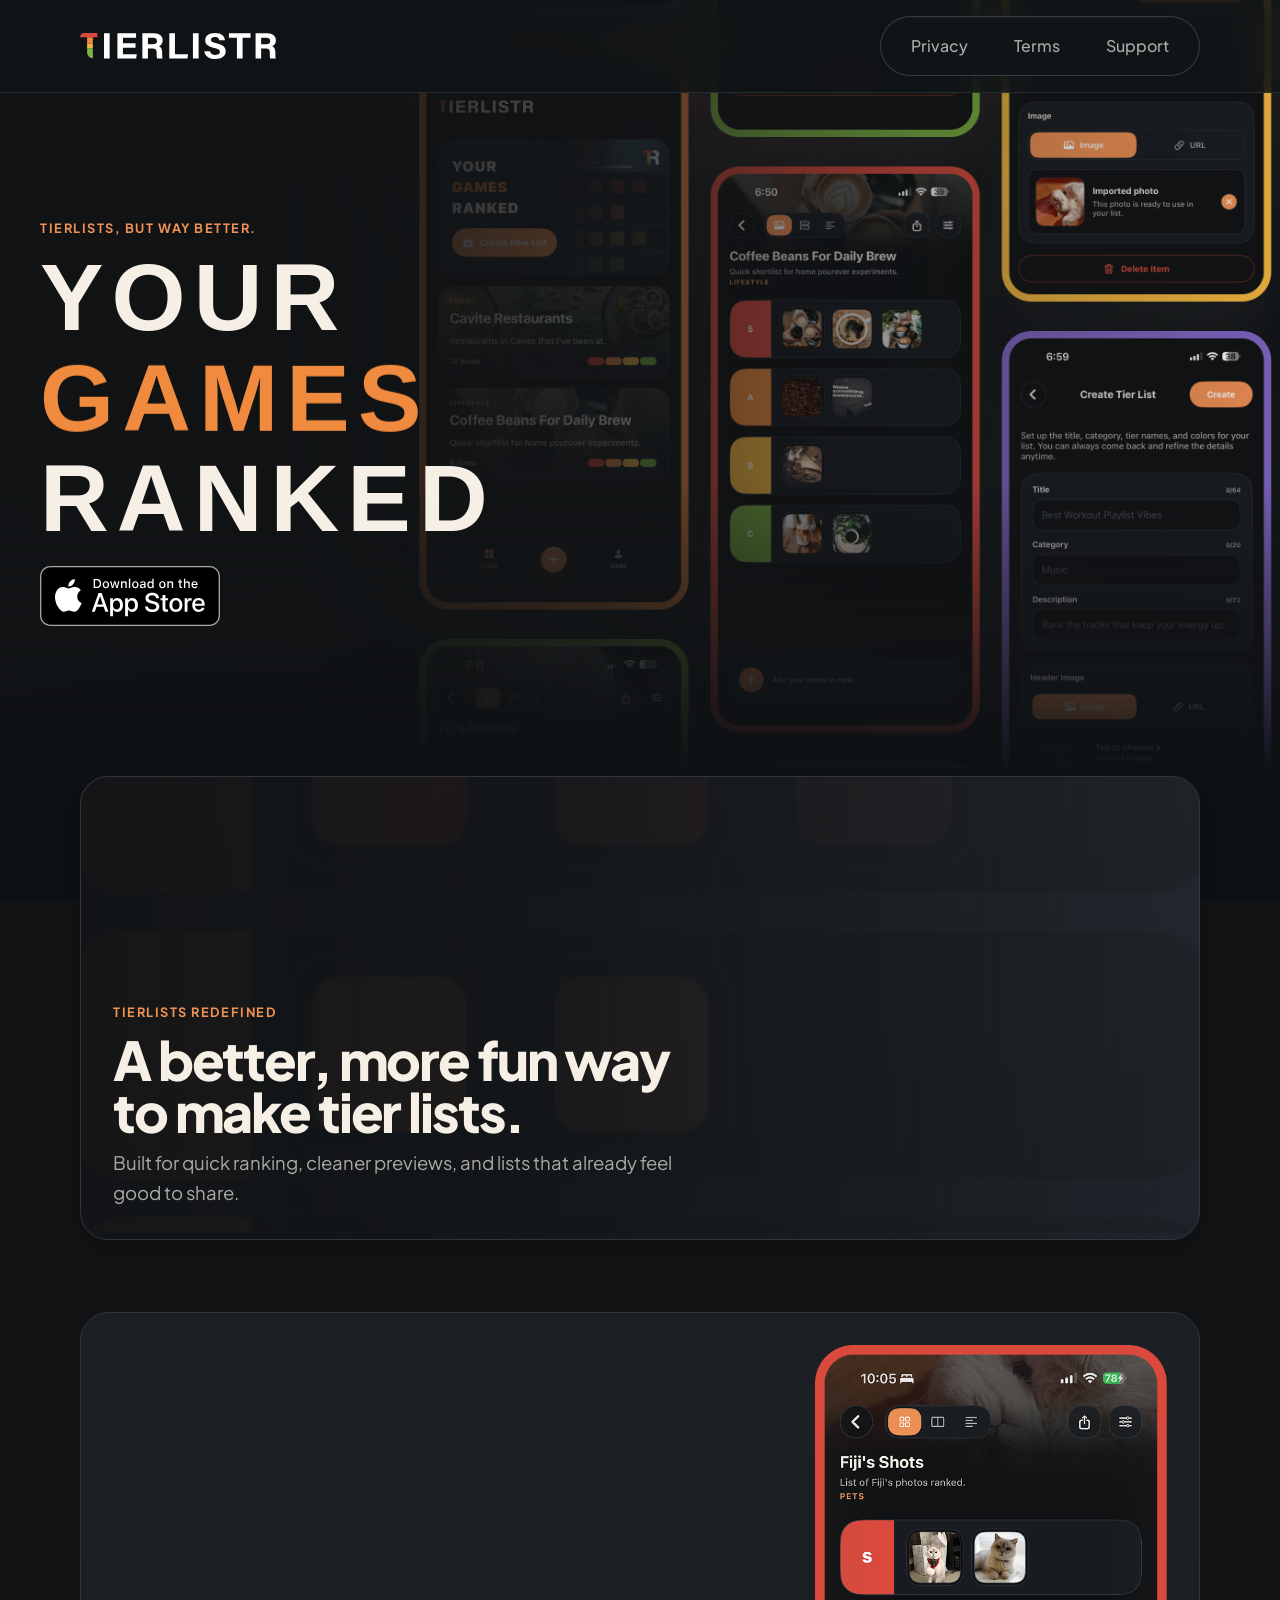
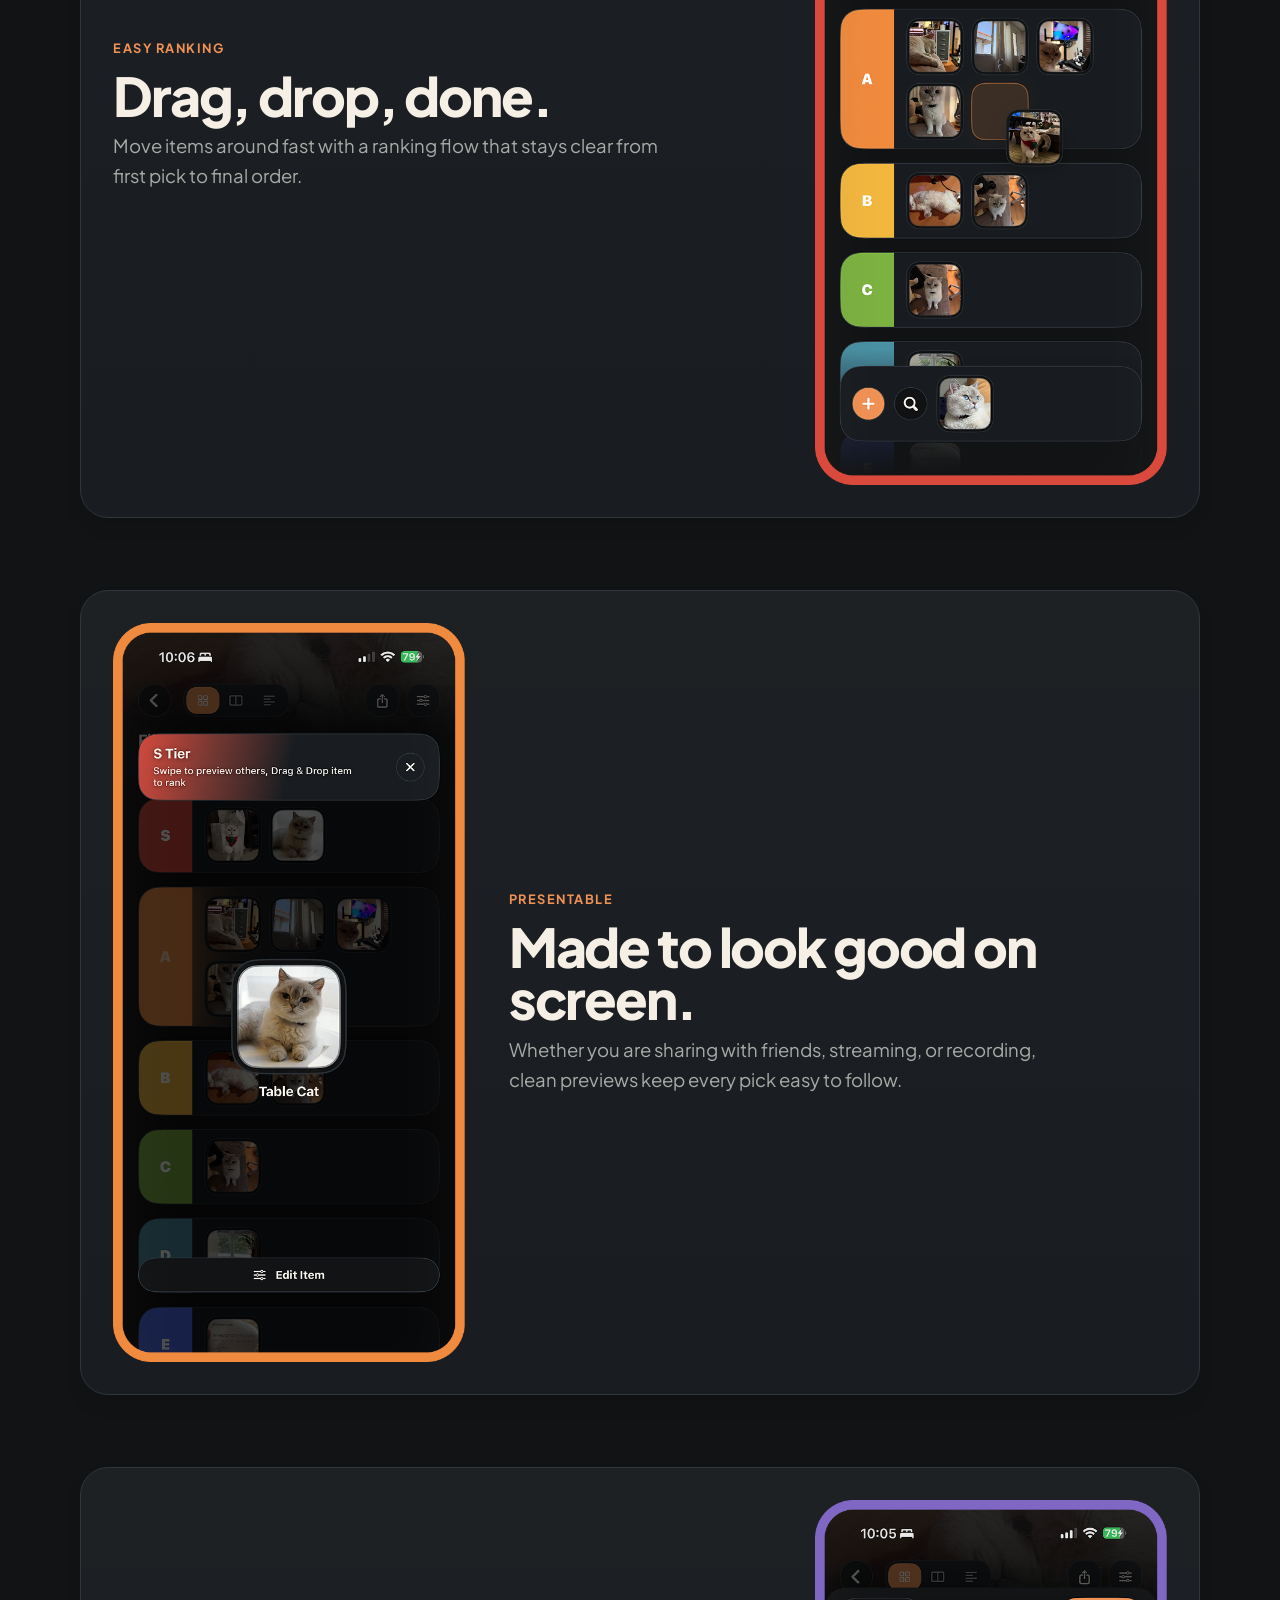
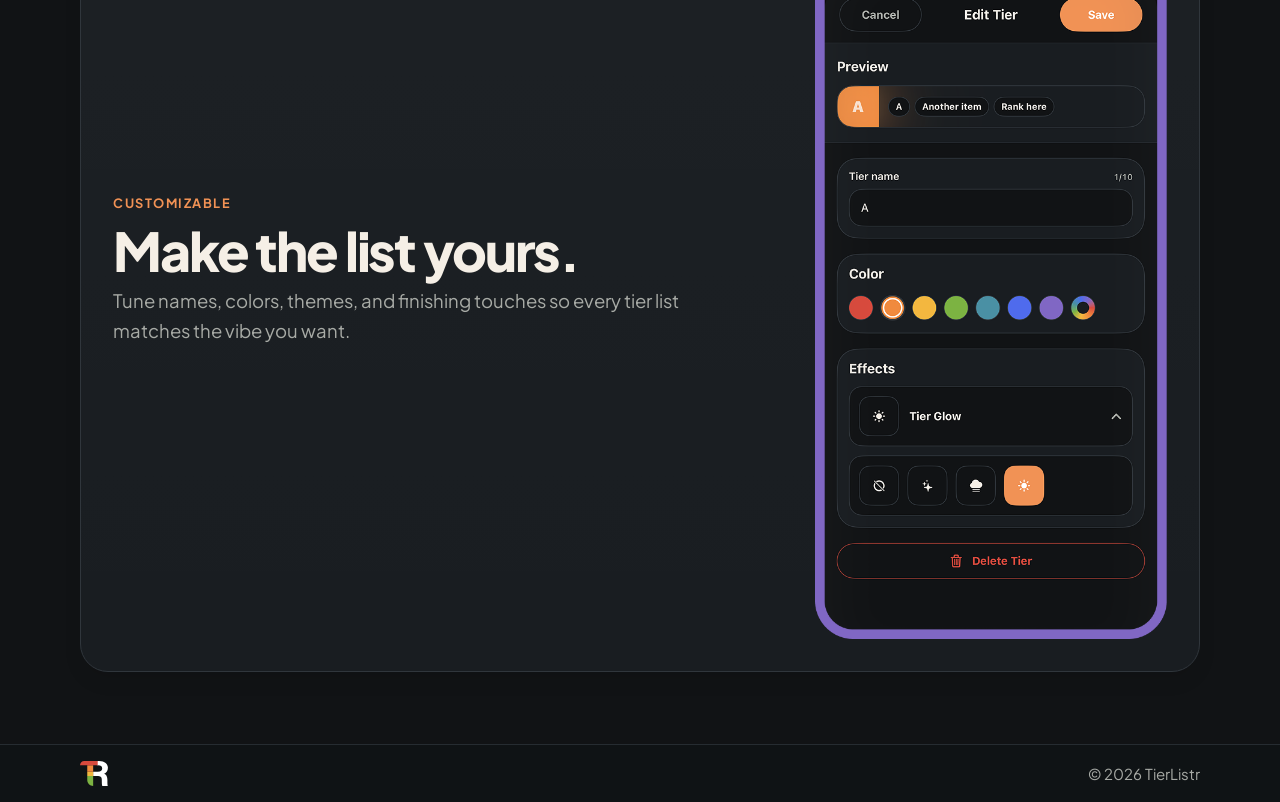
<file: index.html>
<!DOCTYPE html>
<html lang="en">
  <head>
    <meta charset="utf-8">
    <meta name="viewport" content="width=device-width, initial-scale=1">
    <title>TierListr - Tier List Maker App for iOS</title>
    <meta
      name="description"
      content="TierListr is an iOS tier list maker app for creating, ranking, customizing, and sharing tier lists for games, food, movies, books, hobbies, and more."
    >
    <link rel="canonical" href="https://tierlistr.github.io/">
    <meta name="robots" content="index, follow">
    <meta name="theme-color" content="#111315">
    <meta property="og:type" content="website">
    <meta property="og:site_name" content="TierListr">
    <meta property="og:title" content="TierListr - Tier List Maker App for iOS">
    <meta
      property="og:description"
      content="TierListr is an iOS tier list maker app for creating, ranking, customizing, and sharing tier lists for games, food, movies, books, hobbies, and more."
    >
    <meta property="og:url" content="https://tierlistr.github.io/">
    <meta property="og:image" content="https://tierlistr.github.io/assets/images/app/img_og_thumbnail.png">
    <meta property="og:image:secure_url" content="https://tierlistr.github.io/assets/images/app/img_og_thumbnail.png">
    <meta property="og:image:type" content="image/png">
    <meta property="og:image:width" content="1200">
    <meta property="og:image:height" content="630">
    <meta
      property="og:image:alt"
      content="TierListr tier list maker app preview"
    >
    <script type="application/ld+json">
      {
        "@context": "https://schema.org",
        "@type": "WebSite",
        "name": "TierListr",
        "alternateName": [
          "TierListr App",
          "TierListr iOS",
          "TierListr Tier List Maker"
        ],
        "url": "https://tierlistr.github.io/"
      }
    </script>
    <script type="application/ld+json">
      {
        "@context": "https://schema.org",
        "@type": "SoftwareApplication",
        "name": "TierListr",
        "applicationCategory": "LifestyleApplication",
        "operatingSystem": "iOS",
        "url": "https://tierlistr.github.io/",
        "downloadUrl": "https://apps.apple.com/us/app/tierlistr/id6762039579",
        "description": "TierListr is an iOS tier list maker app for creating, ranking, customizing, and sharing tier lists.",
        "offers": {
          "@type": "Offer",
          "price": "0",
          "priceCurrency": "USD"
        }
      }
    </script>
    <script type="application/ld+json">
      {
        "@context": "https://schema.org",
        "@type": "FAQPage",
        "mainEntity": [
          {
            "@type": "Question",
            "name": "What is TierListr?",
            "acceptedAnswer": {
              "@type": "Answer",
              "text": "TierListr is an iOS tier list maker app for creating, ranking, customizing, and sharing tier lists."
            }
          },
          {
            "@type": "Question",
            "name": "How do you spell TierListr?",
            "acceptedAnswer": {
              "@type": "Answer",
              "text": "The app name is spelled TierListr."
            }
          },
          {
            "@type": "Question",
            "name": "Is TierListr available on iPhone?",
            "acceptedAnswer": {
              "@type": "Answer",
              "text": "Yes. TierListr is available on iOS through the App Store."
            }
          },
          {
            "@type": "Question",
            "name": "What can I rank with TierListr?",
            "acceptedAnswer": {
              "@type": "Answer",
              "text": "You can rank games, movies, food, books, hobbies, coffee picks, recipes, and almost anything else."
            }
          }
        ]
      }
    </script>
    <link rel="preconnect" href="https://fonts.googleapis.com">
    <link rel="preconnect" href="https://fonts.gstatic.com" crossorigin>
    <link
      href="https://fonts.googleapis.com/css2?family=Plus+Jakarta+Sans:wght@400;500;600;700;800&display=swap"
      rel="stylesheet"
    >
    <link rel="icon" href="assets/images/favicon-light.svg" media="(prefers-color-scheme: light)" type="image/svg+xml">
    <link rel="icon" href="assets/images/favicon-dark.svg" media="(prefers-color-scheme: dark)" type="image/svg+xml">
    <link rel="icon" href="assets/images/favicon.svg" type="image/svg+xml">
    <link rel="stylesheet" href="assets/css/styles.css">
    <script src="assets/js/site-header.js" defer></script>
    <script src="assets/js/hero-rotator.js" defer></script>
    <script src="assets/js/section-motion.js" defer></script>
  </head>
  <body>
    <div class="page-glow" aria-hidden="true"></div>
    <header class="site-header">
      <div class="wrap header-shell">
        <a class="brand" href="./" aria-label="TierListr home">
          <img
            class="brand-lockup"
            src="assets/brand/icon_logo_text_light.svg"
            alt="TierListr"
          >
        </a>
        <nav class="site-nav" aria-label="Primary navigation">
          <a href="privacy/">Privacy</a>
          <a href="terms/">Terms</a>
          <a href="support/">Support</a>
        </nav>
      </div>
    </header>

    <main>
      <section class="hero section">
        <div class="hero-backdrop" aria-hidden="true">
          <img
            src="assets/images/app/img_app_screenshots.png"
            alt=""
          >
        </div>
        <div class="wrap hero-wrap hero-grid">
          <div class="hero-copy">
            <p class="app-meta hero-kicker">TIERLISTS, BUT WAY BETTER.</p>
            <div class="hero-title-block" aria-hidden="true">
              <span class="hero-line hero-line-static">YOUR</span>
              <div class="hero-rotator">
                <div class="hero-rotator-track" data-hero-rotator>
                  <span class="hero-word hero-word-s">HOBBIES</span>
                  <span class="hero-word hero-word-a">GAMES</span>
                  <span class="hero-word hero-word-b">RECIPES</span>
                  <span class="hero-word hero-word-c">FOOD</span>
                  <span class="hero-word hero-word-d">MOVIES</span>
                  <span class="hero-word hero-word-e">BOOKS</span>
                  <span class="hero-word hero-word-f">COFFEE</span>
                  <span class="hero-word hero-word-premium">PICKS</span>
                  <span class="hero-word hero-word-s">HOBBIES</span>
                </div>
              </div>
              <span class="hero-line hero-line-static">RANKED</span>
            </div>
            <p class="visually-hidden">YOUR HOBBIES RANKED</p>
            <div class="hero-actions">
              <a
                class="app-store-badge-link"
                href="https://apps.apple.com/us/app/tierlistr/id6762039579"
                target="_blank"
                rel="noopener noreferrer"
                aria-label="Download TierListr on the App Store"
                title="TierListr on the App Store"
              >
                <img
                  class="app-store-badge"
                  src="assets/marketing/download-on-the-app-store.svg"
                  alt="Download TierListr on the App Store"
                  width="180"
                  height="60"
                />
              </a>
            </div>
          </div>
        </div>
      </section>

      <section class="section feature-intro-section">
        <div class="wrap">
          <article class="feature-intro-panel card elevated">
            <div class="feature-intro-art" data-reveal data-parallax>
              <img
                src="assets/images/img_list_headline_dark.png"
                alt="TierListr app artwork"
              >
            </div>
            <div class="feature-panel-copy reveal-sequence" data-reveal>
              <p class="app-meta">TIERLISTS REDEFINED</p>
              <h2 class="feature-panel-title">A better, more fun way to make tier lists.</h2>
              <p class="feature-panel-body">
                Built for quick ranking, cleaner previews, and lists that already feel good to share.
              </p>
            </div>
          </article>
        </div>
      </section>

      <section class="section feature-story-section">
        <div class="wrap">
          <article class="feature-story-panel card">
            <div class="feature-panel-copy reveal-sequence" data-reveal>
              <p class="app-meta">EASY RANKING</p>
              <h2 class="feature-panel-title">Drag, drop, done.</h2>
              <p class="feature-panel-body">
                Move items around fast with a ranking flow that stays clear from first pick to final order.
              </p>
            </div>
            <div class="feature-panel-media reveal-surface" data-reveal>
              <img
                src="assets/images/app/img_drag_drop.png"
                alt="TierListr iOS app screenshot showing drag and drop ranking flow"
              >
            </div>
          </article>
        </div>
      </section>

      <section class="section feature-story-section">
        <div class="wrap">
          <article class="feature-story-panel feature-story-panel-reverse card">
            <div class="feature-panel-copy reveal-sequence" data-reveal>
              <p class="app-meta">PRESENTABLE</p>
              <h2 class="feature-panel-title">Made to look good on screen.</h2>
              <p class="feature-panel-body">
                Whether you are sharing with friends, streaming, or recording, clean previews keep every pick easy to follow.
              </p>
            </div>
            <div class="feature-panel-media reveal-surface" data-reveal>
              <img
                src="assets/images/app/img_preview.png"
                alt="TierListr tier list maker app preview"
              >
            </div>
          </article>
        </div>
      </section>

      <section class="section feature-story-section">
        <div class="wrap">
          <article class="feature-story-panel card">
            <div class="feature-panel-copy reveal-sequence" data-reveal>
              <p class="app-meta">CUSTOMIZABLE</p>
              <h2 class="feature-panel-title">Make the list yours.</h2>
              <p class="feature-panel-body">
                Tune names, colors, themes, and finishing touches so every tier list matches the vibe you want.
              </p>
            </div>
            <div class="feature-panel-media reveal-surface" data-reveal>
              <img
                src="assets/images/app/img_customizable.png"
                alt="TierListr iOS app screenshot showing customization options"
              >
            </div>
          </article>
        </div>
      </section>

    </main>

    <footer class="site-footer">
      <div class="wrap footer-shell">
        <div class="footer-signoff">
          <a class="footer-brand" href="./" aria-label="TierListr home">
            <img
              class="footer-lockup"
              src="assets/brand/icon_logo_light.svg"
              alt="TierListr"
            >
          </a>
          <span class="footer-meta">© 2026 TierListr</span>
        </div>
      </div>
    </footer>
  </body>
</html>
</file>
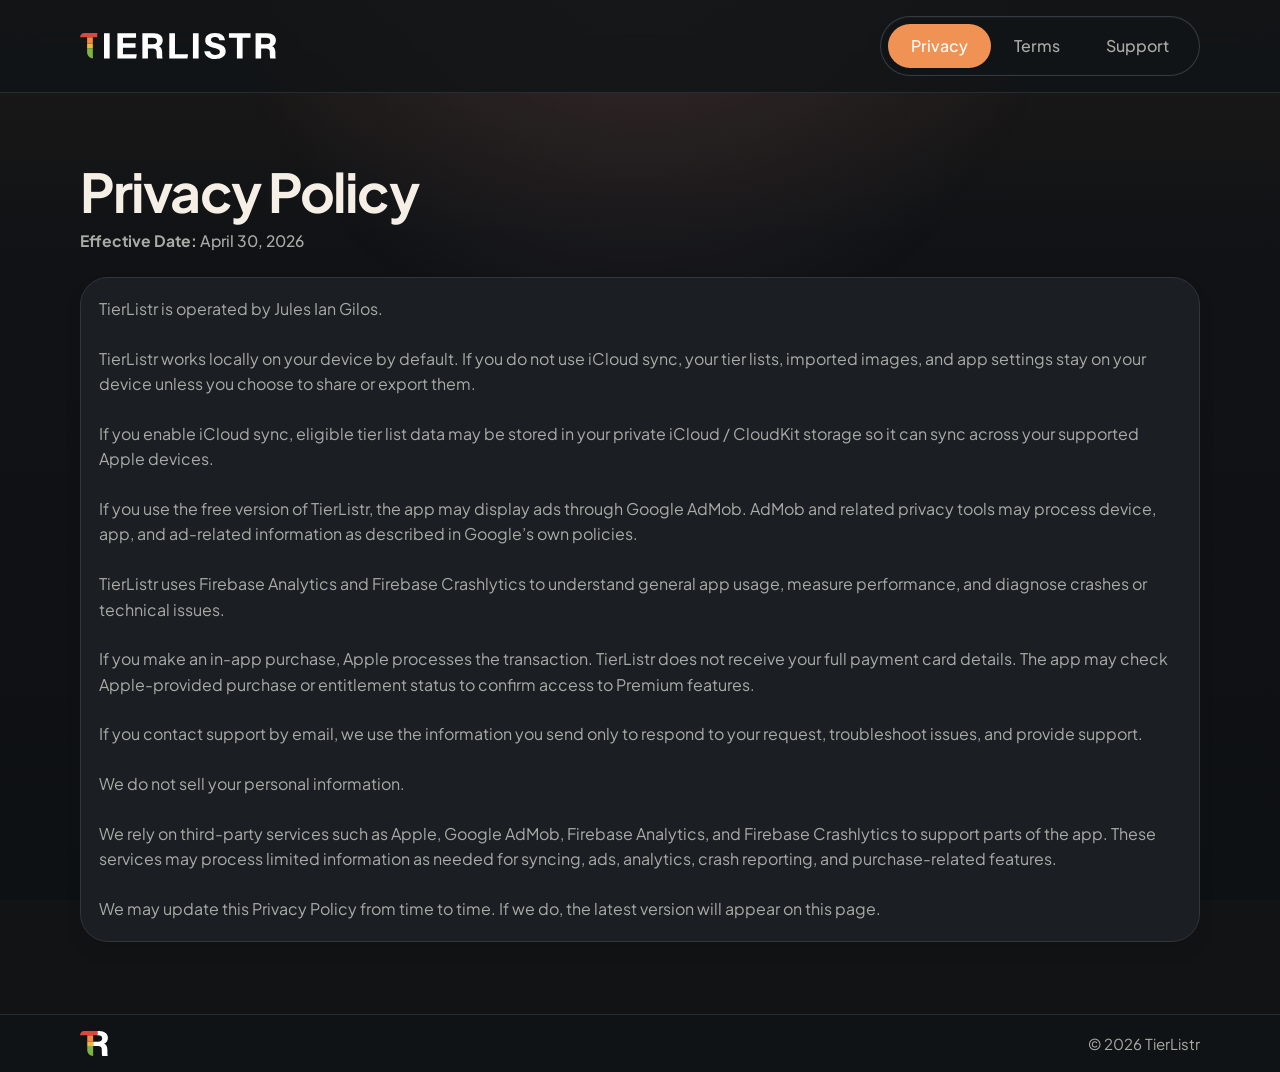
<file: privacy/index.html>
<!DOCTYPE html>
<html lang="en">
  <head>
    <meta charset="utf-8">
    <meta name="viewport" content="width=device-width, initial-scale=1">
    <title>TierListr Privacy Policy</title>
    <meta
      name="description"
      content="Privacy policy for TierListr, the iPhone app for creating and sharing tier lists."
    >
    <meta name="theme-color" content="#111315">
    <meta property="og:type" content="website">
    <meta property="og:site_name" content="TierListr">
    <meta property="og:title" content="TierListr Privacy Policy">
    <meta
      property="og:description"
      content="Privacy policy for TierListr, the iPhone app for creating and sharing tier lists."
    >
    <meta property="og:url" content="https://julesian.github.io/TierListr-Web/privacy/">
    <meta property="og:image" content="https://julesian.github.io/TierListr-Web/assets/images/app/img_og_thumbnail.png">
    <meta property="og:image:secure_url" content="https://julesian.github.io/TierListr-Web/assets/images/app/img_og_thumbnail.png">
    <meta property="og:image:type" content="image/png">
    <meta property="og:image:width" content="1200">
    <meta property="og:image:height" content="630">
    <meta
      property="og:image:alt"
      content="TierListr preview showing polished tier-list screens on iPhone."
    >
    <meta name="twitter:card" content="summary_large_image">
    <meta name="twitter:title" content="TierListr Privacy Policy">
    <meta
      name="twitter:description"
      content="Privacy policy for TierListr, the iPhone app for creating and sharing tier lists."
    >
    <meta name="twitter:image" content="https://julesian.github.io/TierListr-Web/assets/images/app/img_og_thumbnail.png">
    <link rel="preconnect" href="https://fonts.googleapis.com">
    <link rel="preconnect" href="https://fonts.gstatic.com" crossorigin>
    <link
      href="https://fonts.googleapis.com/css2?family=Plus+Jakarta+Sans:wght@400;500;600;700;800&display=swap"
      rel="stylesheet"
    >
    <link rel="icon" href="../assets/images/favicon-light.svg" media="(prefers-color-scheme: light)" type="image/svg+xml">
    <link rel="icon" href="../assets/images/favicon-dark.svg" media="(prefers-color-scheme: dark)" type="image/svg+xml">
    <link rel="icon" href="../assets/images/favicon.svg" type="image/svg+xml">
    <link rel="stylesheet" href="../assets/css/styles.css">
    <script src="../assets/js/site-header.js" defer></script>
  </head>
  <body>
    <div class="page-glow" aria-hidden="true"></div>
    <header class="site-header">
      <div class="wrap header-shell">
        <a class="brand" href="../" aria-label="TierListr home">
          <img
            class="brand-lockup"
            src="../assets/brand/icon_logo_text_light.svg"
            alt="TierListr"
          >
        </a>
        <nav class="site-nav" aria-label="Primary navigation">
          <a href="./" aria-current="page">Privacy</a>
          <a href="../terms/">Terms</a>
          <a href="../support/">Support</a>
        </nav>
      </div>
    </header>

    <main class="section content-page">
      <div class="wrap content-page-shell">
        <header class="content-page-header">
          <h1 class="content-page-title">Privacy Policy</h1>
          <p class="content-page-meta"><strong>Effective Date:</strong> April 30, 2026</p>
        </header>

        <div class="content-card-stack">
          <section class="content-card">
            <div class="content-card-copy">
              <p class="content-card-body">TierListr is operated by Jules Ian Gilos.</p>
              <p class="content-card-body">
                TierListr works locally on your device by default. If you do not use iCloud sync,
                your tier lists, imported images, and app settings stay on your device unless you
                choose to share or export them.
              </p>
              <p class="content-card-body">
                If you enable iCloud sync, eligible tier list data may be stored in your private
                iCloud / CloudKit storage so it can sync across your supported Apple devices.
              </p>
              <p class="content-card-body">
                If you use the free version of TierListr, the app may display ads through Google
                AdMob. AdMob and related privacy tools may process device, app, and ad-related
                information as described in Google’s own policies.
              </p>
              <p class="content-card-body">
                TierListr uses Firebase Analytics and Firebase Crashlytics to understand general app
                usage, measure performance, and diagnose crashes or technical issues.
              </p>
              <p class="content-card-body">
                If you make an in-app purchase, Apple processes the transaction. TierListr does not
                receive your full payment card details. The app may check Apple-provided purchase
                or entitlement status to confirm access to Premium features.
              </p>
              <p class="content-card-body">
                If you contact support by email, we use the information you send only to respond to
                your request, troubleshoot issues, and provide support.
              </p>
              <p class="content-card-body">We do not sell your personal information.</p>
              <p class="content-card-body">
                We rely on third-party services such as Apple, Google AdMob, Firebase Analytics,
                and Firebase Crashlytics to support parts of the app. These services may process
                limited information as needed for syncing, ads, analytics, crash reporting, and
                purchase-related features.
              </p>
              <p class="content-card-body">
                We may update this Privacy Policy from time to time. If we do, the latest version
                will appear on this page.
              </p>
            </div>
          </section>
        </div>
      </div>
    </main>

    <footer class="site-footer">
      <div class="wrap footer-shell">
        <div class="footer-signoff">
          <a class="footer-brand" href="../" aria-label="TierListr home">
            <img
              class="footer-lockup"
              src="../assets/brand/icon_logo_light.svg"
              alt="TierListr"
            >
          </a>
          <span class="footer-meta">© 2026 TierListr</span>
        </div>
      </div>
    </footer>
  </body>
</html>
</file>
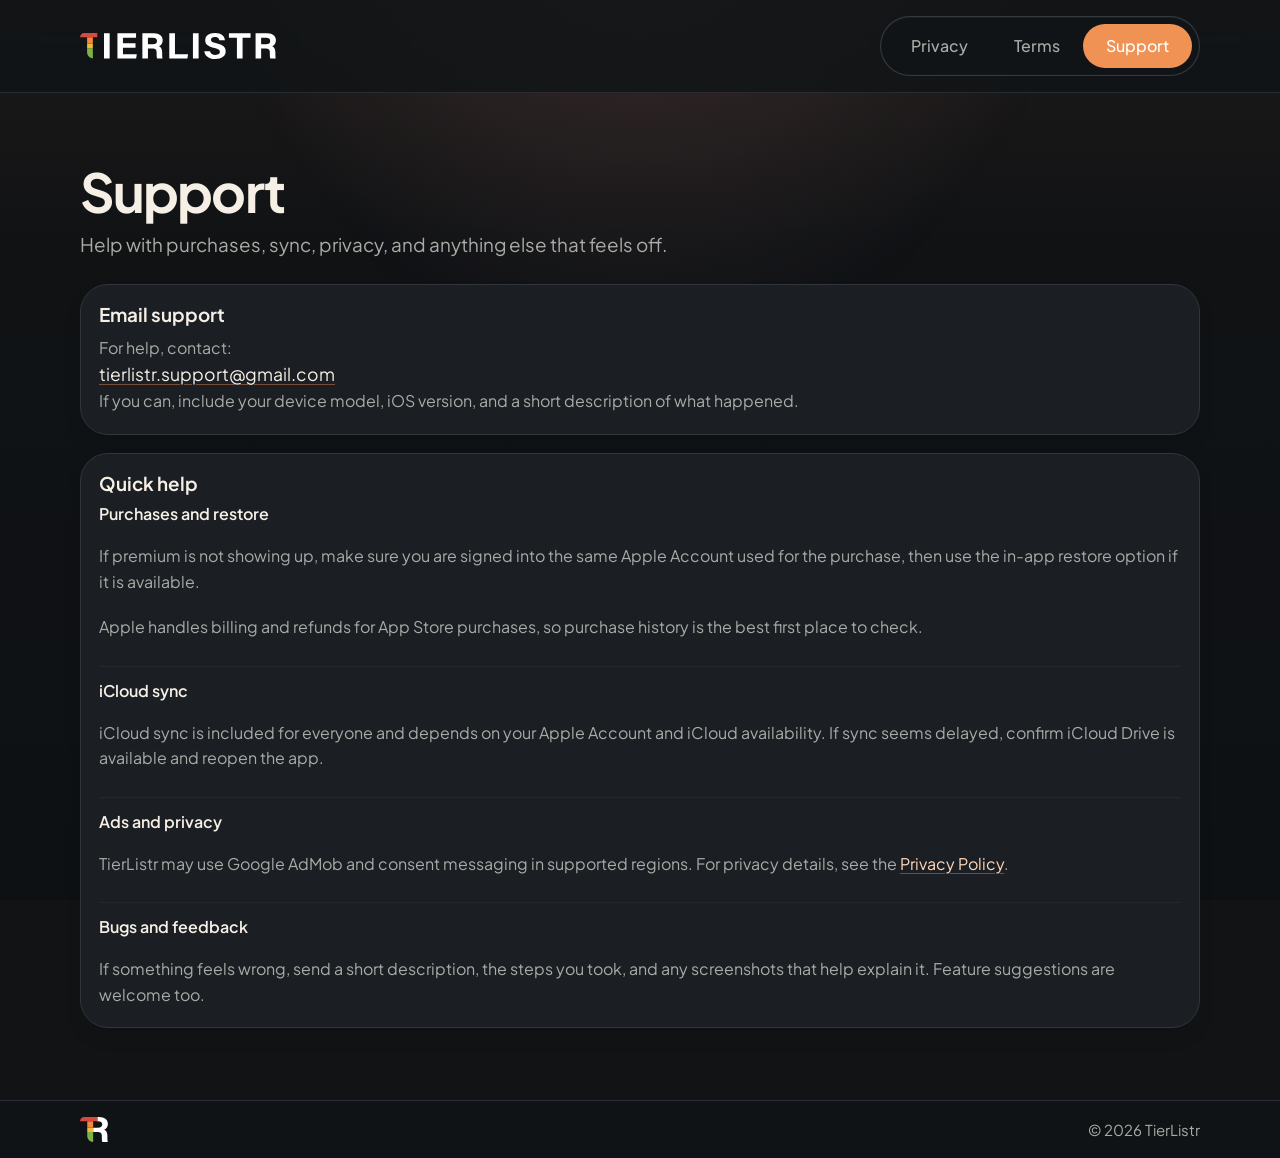
<file: support/index.html>
<!DOCTYPE html>
<html lang="en">
  <head>
    <meta charset="utf-8">
    <meta name="viewport" content="width=device-width, initial-scale=1">
    <title>TierListr Support</title>
    <meta
      name="description"
      content="Support page for TierListr, including purchase help, iCloud sync help, privacy information, and feedback details."
    >
    <meta name="theme-color" content="#111315">
    <meta property="og:type" content="website">
    <meta property="og:site_name" content="TierListr">
    <meta property="og:title" content="TierListr Support">
    <meta
      property="og:description"
      content="Support page for TierListr, including purchase help, iCloud sync help, privacy information, and feedback details."
    >
    <meta property="og:url" content="https://julesian.github.io/TierListr-Web/support/">
    <meta property="og:image" content="https://julesian.github.io/TierListr-Web/assets/images/app/img_og_thumbnail.png">
    <meta property="og:image:secure_url" content="https://julesian.github.io/TierListr-Web/assets/images/app/img_og_thumbnail.png">
    <meta property="og:image:type" content="image/png">
    <meta property="og:image:width" content="1200">
    <meta property="og:image:height" content="630">
    <meta
      property="og:image:alt"
      content="TierListr preview showing polished tier-list screens on iPhone."
    >
    <meta name="twitter:card" content="summary_large_image">
    <meta name="twitter:title" content="TierListr Support">
    <meta
      name="twitter:description"
      content="Support page for TierListr, including purchase help, iCloud sync help, privacy information, and feedback details."
    >
    <meta name="twitter:image" content="https://julesian.github.io/TierListr-Web/assets/images/app/img_og_thumbnail.png">
    <link rel="preconnect" href="https://fonts.googleapis.com">
    <link rel="preconnect" href="https://fonts.gstatic.com" crossorigin>
    <link
      href="https://fonts.googleapis.com/css2?family=Plus+Jakarta+Sans:wght@400;500;600;700;800&display=swap"
      rel="stylesheet"
    >
    <link rel="icon" href="../assets/images/favicon-light.svg" media="(prefers-color-scheme: light)" type="image/svg+xml">
    <link rel="icon" href="../assets/images/favicon-dark.svg" media="(prefers-color-scheme: dark)" type="image/svg+xml">
    <link rel="icon" href="../assets/images/favicon.svg" type="image/svg+xml">
    <link rel="stylesheet" href="../assets/css/styles.css">
    <script src="../assets/js/site-header.js" defer></script>
  </head>
  <body>
    <div class="page-glow" aria-hidden="true"></div>
    <header class="site-header">
      <div class="wrap header-shell">
        <a class="brand" href="../" aria-label="TierListr home">
          <img
            class="brand-lockup"
            src="../assets/brand/icon_logo_text_light.svg"
            alt="TierListr"
          >
        </a>
        <nav class="site-nav" aria-label="Primary navigation">
          <a href="../privacy/">Privacy</a>
          <a href="../terms/">Terms</a>
          <a href="./" aria-current="page">Support</a>
        </nav>
      </div>
    </header>

    <main class="section content-page">
      <div class="wrap content-page-shell">
        <header class="content-page-header">
          <h1 class="content-page-title">Support</h1>
          <p class="content-page-lead">
            Help with purchases, sync, privacy, and anything else that feels off.
          </p>
        </header>

        <div class="content-card-stack">
          <section class="content-card">
            <h2 class="content-card-title">Email support</h2>
            <p class="content-card-body">For help, contact:</p>
            <p class="support-email">
              <a href="mailto:tierlistr.support@gmail.com">tierlistr.support@gmail.com</a>
            </p>
            <p class="content-card-body">
              If you can, include your device model, iOS version, and a short description of what happened.
            </p>
          </section>

          <section class="content-card">
            <h2 class="content-card-title">Quick help</h2>
            <div class="content-card-copy">
              <div class="content-card-subsection">
                <h3 class="content-card-subtitle">Purchases and restore</h3>
                <p class="content-card-body">
                  If premium is not showing up, make sure you are signed into the same Apple Account used for the purchase, then use the in-app restore option if it is available.
                </p>
                <p class="content-card-body">
                  Apple handles billing and refunds for App Store purchases, so purchase history is the best first place to check.
                </p>
              </div>

              <div class="content-card-subsection">
                <h3 class="content-card-subtitle">iCloud sync</h3>
                <p class="content-card-body">
                  iCloud sync is included for everyone and depends on your Apple Account and iCloud availability. If sync seems delayed, confirm iCloud Drive is available and reopen the app.
                </p>
              </div>

              <div class="content-card-subsection">
                <h3 class="content-card-subtitle">Ads and privacy</h3>
                <p class="content-card-body">
                  TierListr may use Google AdMob and consent messaging in supported regions. For privacy details, see the <a href="../privacy/">Privacy Policy</a>.
                </p>
              </div>

              <div class="content-card-subsection">
                <h3 class="content-card-subtitle">Bugs and feedback</h3>
                <p class="content-card-body">
                  If something feels wrong, send a short description, the steps you took, and any screenshots that help explain it. Feature suggestions are welcome too.
                </p>
              </div>
            </div>
          </section>
        </div>
      </div>
    </main>

    <footer class="site-footer">
      <div class="wrap footer-shell">
        <div class="footer-signoff">
          <a class="footer-brand" href="../" aria-label="TierListr home">
            <img
              class="footer-lockup"
              src="../assets/brand/icon_logo_light.svg"
              alt="TierListr"
            >
          </a>
          <span class="footer-meta">© 2026 TierListr</span>
        </div>
      </div>
    </footer>
  </body>
</html>
</file>
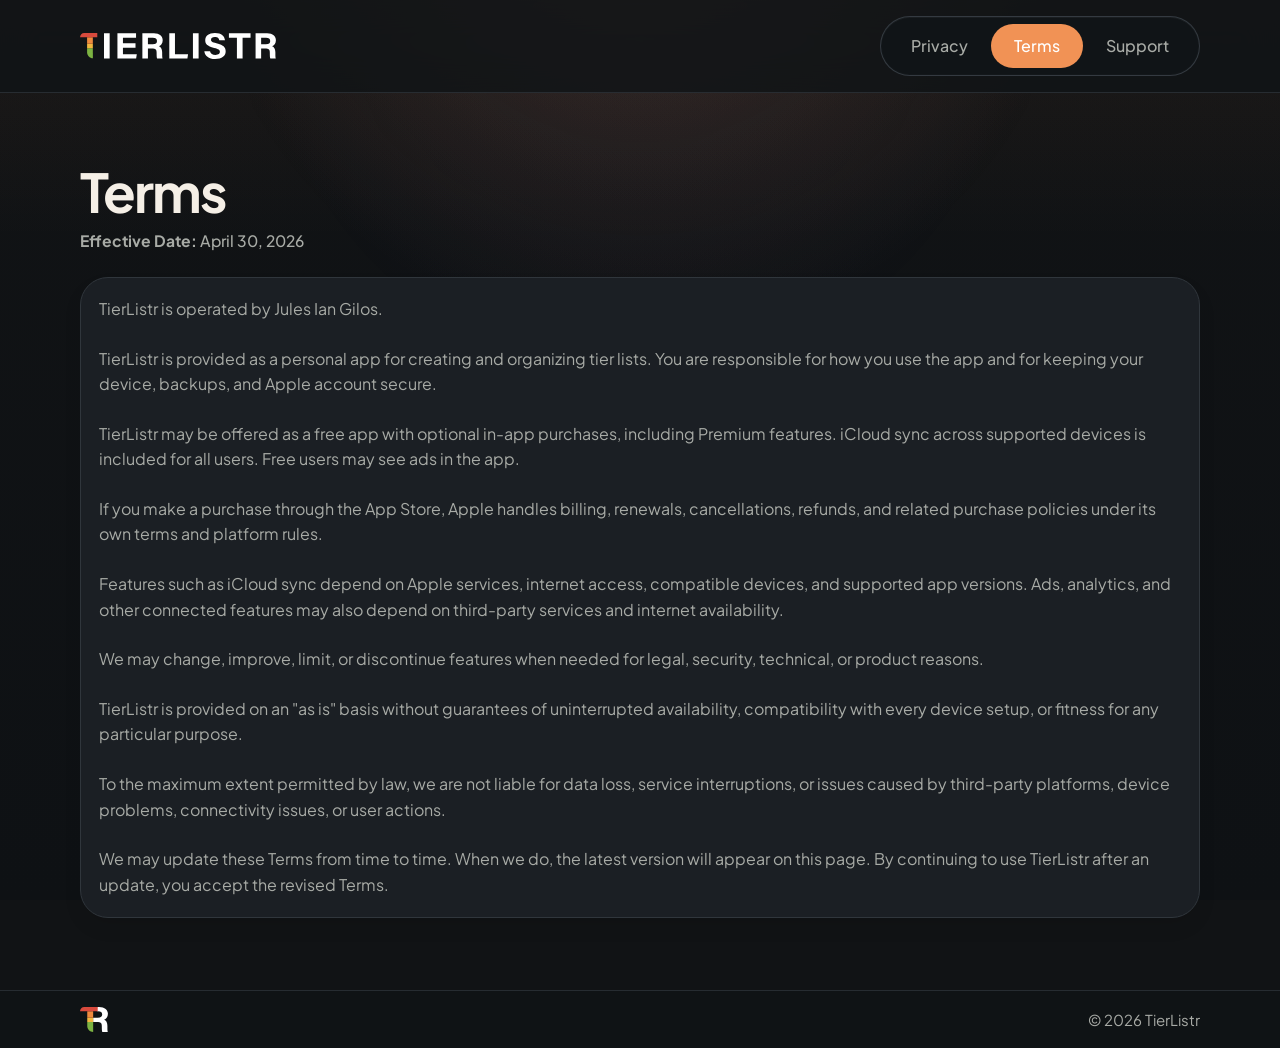
<file: terms/index.html>
<!DOCTYPE html>
<html lang="en">
  <head>
    <meta charset="utf-8">
    <meta name="viewport" content="width=device-width, initial-scale=1">
    <title>TierListr Terms</title>
    <meta
      name="description"
      content="Terms for TierListr, the iPhone app for creating and organizing tier lists."
    >
    <meta name="theme-color" content="#111315">
    <meta property="og:type" content="website">
    <meta property="og:site_name" content="TierListr">
    <meta property="og:title" content="TierListr Terms">
    <meta
      property="og:description"
      content="Terms for TierListr, the iPhone app for creating and organizing tier lists."
    >
    <meta property="og:url" content="https://julesian.github.io/TierListr-Web/terms/">
    <meta property="og:image" content="https://julesian.github.io/TierListr-Web/assets/images/app/img_og_thumbnail.png">
    <meta property="og:image:secure_url" content="https://julesian.github.io/TierListr-Web/assets/images/app/img_og_thumbnail.png">
    <meta property="og:image:type" content="image/png">
    <meta property="og:image:width" content="1200">
    <meta property="og:image:height" content="630">
    <meta
      property="og:image:alt"
      content="TierListr preview showing polished tier-list screens on iPhone."
    >
    <meta name="twitter:card" content="summary_large_image">
    <meta name="twitter:title" content="TierListr Terms">
    <meta
      name="twitter:description"
      content="Terms for TierListr, the iPhone app for creating and organizing tier lists."
    >
    <meta name="twitter:image" content="https://julesian.github.io/TierListr-Web/assets/images/app/img_og_thumbnail.png">
    <link rel="preconnect" href="https://fonts.googleapis.com">
    <link rel="preconnect" href="https://fonts.gstatic.com" crossorigin>
    <link
      href="https://fonts.googleapis.com/css2?family=Plus+Jakarta+Sans:wght@400;500;600;700;800&display=swap"
      rel="stylesheet"
    >
    <link rel="icon" href="../assets/images/favicon-light.svg" media="(prefers-color-scheme: light)" type="image/svg+xml">
    <link rel="icon" href="../assets/images/favicon-dark.svg" media="(prefers-color-scheme: dark)" type="image/svg+xml">
    <link rel="icon" href="../assets/images/favicon.svg" type="image/svg+xml">
    <link rel="stylesheet" href="../assets/css/styles.css">
    <script src="../assets/js/site-header.js" defer></script>
  </head>
  <body>
    <div class="page-glow" aria-hidden="true"></div>
    <header class="site-header">
      <div class="wrap header-shell">
        <a class="brand" href="../" aria-label="TierListr home">
          <img
            class="brand-lockup"
            src="../assets/brand/icon_logo_text_light.svg"
            alt="TierListr"
          >
        </a>
        <nav class="site-nav" aria-label="Primary navigation">
          <a href="../privacy/">Privacy</a>
          <a href="./" aria-current="page">Terms</a>
          <a href="../support/">Support</a>
        </nav>
      </div>
    </header>

    <main class="section content-page">
      <div class="wrap content-page-shell">
        <header class="content-page-header">
          <h1 class="content-page-title">Terms</h1>
          <p class="content-page-meta"><strong>Effective Date:</strong> April 30, 2026</p>
        </header>

        <div class="content-card-stack">
          <section class="content-card">
            <div class="content-card-copy">
              <p class="content-card-body">TierListr is operated by Jules Ian Gilos.</p>
              <p class="content-card-body">
                TierListr is provided as a personal app for creating and organizing tier lists.
                You are responsible for how you use the app and for keeping your device, backups,
                and Apple account secure.
              </p>
              <p class="content-card-body">
                TierListr may be offered as a free app with optional in-app purchases, including
                Premium features. iCloud sync across supported devices is included for all users.
                Free users may see ads in the app.
              </p>
              <p class="content-card-body">
                If you make a purchase through the App Store, Apple handles billing, renewals,
                cancellations, refunds, and related purchase policies under its own terms and
                platform rules.
              </p>
              <p class="content-card-body">
                Features such as iCloud sync depend on Apple services, internet access, compatible
                devices, and supported app versions. Ads, analytics, and other connected features
                may also depend on third-party services and internet availability.
              </p>
              <p class="content-card-body">
                We may change, improve, limit, or discontinue features when needed for legal,
                security, technical, or product reasons.
              </p>
              <p class="content-card-body">
                TierListr is provided on an "as is" basis without guarantees of uninterrupted
                availability, compatibility with every device setup, or fitness for any particular
                purpose.
              </p>
              <p class="content-card-body">
                To the maximum extent permitted by law, we are not liable for data loss, service
                interruptions, or issues caused by third-party platforms, device problems,
                connectivity issues, or user actions.
              </p>
              <p class="content-card-body">
                We may update these Terms from time to time. When we do, the latest version will
                appear on this page. By continuing to use TierListr after an update, you accept
                the revised Terms.
              </p>
            </div>
          </section>
        </div>
      </div>
    </main>

    <footer class="site-footer">
      <div class="wrap footer-shell">
        <div class="footer-signoff">
          <a class="footer-brand" href="../" aria-label="TierListr home">
            <img
              class="footer-lockup"
              src="../assets/brand/icon_logo_light.svg"
              alt="TierListr"
            >
          </a>
          <span class="footer-meta">© 2026 TierListr</span>
        </div>
      </div>
    </footer>
  </body>
</html>
</file>
<file: assets/css/styles.css>
:root {
  color-scheme: dark;

  /* Brand palette */
  --color-bg: #111315;
  --color-bg-deep: #0e1114;
  --color-surface: #191d21;
  --color-surface-elevated: #222930;
  --color-fill-strong: #1e252c;
  --color-border: #30363c;
  --color-bottom-bar-background: #101417;
  --color-bottom-bar-border: #2e353b;
  --color-text: #f5efe6;
  --color-text-muted: #a8aba6;
  --color-primary: #f19255;
  --color-destructive: #d94a3d;
  --color-success: #7cb342;
  --color-premium: #4f6bed;

  /* Tier palette */
  --tier-s: #d94a3d;
  --tier-a: #f08a3e;
  --tier-b: #f3b73f;
  --tier-c: #7cb342;
  --tier-d: #4a90a4;
  --tier-e: #4f6bed;
  --tier-f: #8067c4;
  --tier-unranked: #59605a;

  /* Layout */
  --page-gutter: 20px;
  --content-max-width: 1120px;
  --hero-max-width: 1200px;
  --header-offset: 0px;
  --section-gap: 56px;
  --card-gap: 20px;

  /* Spacing */
  --space-1: 8px;
  --space-2: 10px;
  --space-3: 12px;
  --space-4: 16px;
  --space-5: 20px;
  --space-6: 24px;
  --space-7: 28px;
  --space-8: 40px;

  /* Radii */
  --radius-card: 28px;
  --radius-button: 26px;
  --radius-badge: 18px;
  --radius-chip: 18px;
  --radius-tile: 14px;
  --radius-nav: 22px;
  --radius-mini-outer: 8px;
  --radius-mini-inner: 6px;

  /* Shadows */
  --shadow-card: 0 10px 18px rgba(0, 0, 0, 0.08);
  --shadow-card-elevated: 0 10px 18px rgba(0, 0, 0, 0.14);
  --shadow-bottom-bar: 0 12px 22px rgba(0, 0, 0, 0.18);
  --shadow-cta: 0 12px 22px rgba(241, 146, 85, 0.18);

  /* Controls */
  --button-height: 52px;
  --nav-height: 44px;
  --row-height-mobile: 104px;
  --row-height-desktop: 112px;
  --row-badge-width-mobile: 76px;
  --row-badge-width-desktop: 84px;
  --feature-story-media-width: clamp(17.85rem, 32.9vw, 21.98rem);
  --feature-story-media-width-mobile: clamp(15.12rem, 71.4vw, 19.18rem);
}

*,
*::before,
*::after {
  box-sizing: border-box;
}

html {
  scroll-behavior: smooth;
  background: var(--color-bg);
}

body {
  position: relative;
  isolation: isolate;
  margin: 0;
  min-width: 320px;
  background: transparent;
  color: var(--color-text);
  font-family: "Plus Jakarta Sans", -apple-system, BlinkMacSystemFont, "Avenir Next", "Avenir", "Helvetica Neue", "Segoe UI", sans-serif;
  line-height: 1.55;
  text-rendering: optimizeLegibility;
}

body::before {
  content: "";
  position: fixed;
  inset: 0;
  z-index: -1;
  pointer-events: none;
  background:
    linear-gradient(180deg, rgba(241, 146, 85, 0.06) 0%, rgba(241, 146, 85, 0) 240px),
    linear-gradient(180deg, var(--color-bg) 0%, var(--color-bg-deep) 100%);
}

img {
  display: block;
  max-width: 100%;
}

a {
  color: inherit;
  text-decoration: none;
}

code {
  font-family: "SFMono-Regular", "Menlo", "Consolas", monospace;
  font-size: 0.92em;
}

.page-glow {
  position: fixed;
  inset: 0;
  pointer-events: none;
  background:
    radial-gradient(circle at 50% -12%, rgba(241, 146, 85, 0.18), transparent 28rem),
    radial-gradient(circle at 50% 0%, rgba(79, 107, 237, 0.06), transparent 26rem);
  opacity: 0.8;
}

.wrap {
  width: min(calc(100% - (var(--page-gutter) * 2)), var(--content-max-width));
  margin: 0 auto;
}

.hero-wrap {
  width: min(calc(100% - (var(--page-gutter) * 2)), var(--hero-max-width));
}

.section {
  position: relative;
  padding: var(--section-gap) 0;
}

.site-header {
  position: fixed;
  inset: 0 0 auto 0;
  z-index: 20;
  background: rgba(16, 20, 23, 0.82);
  border-bottom: 1px solid rgba(48, 54, 60, 0.72);
  backdrop-filter: blur(18px);
  -webkit-backdrop-filter: blur(18px);
}

.site-header + main {
  margin-top: var(--header-offset);
}

.header-shell,
.footer-shell {
  display: flex;
  align-items: center;
  justify-content: space-between;
  gap: var(--space-4);
  padding: 16px 0;
}

.brand {
  display: inline-flex;
  align-items: center;
  min-width: 0;
}

.brand-lockup {
  width: clamp(154px, 20vw, 196px);
  height: auto;
}

.segmented-control,
.site-nav {
  display: inline-flex;
  align-items: center;
  flex-wrap: wrap;
  gap: 0;
  padding: 7px;
  border-radius: 32px;
  background: var(--color-bottom-bar-background);
  border: 1px solid rgba(58, 64, 71, 0.88);
  box-shadow:
    inset 0 1px 0 rgba(255, 255, 255, 0.03),
    inset 0 0 0 1px rgba(255, 255, 255, 0.012);
}

.segmented-control-item,
.site-nav a {
  display: inline-flex;
  align-items: center;
  justify-content: center;
  height: var(--nav-height);
  padding: 0 22px;
  border-radius: 22px;
  border: 1px solid transparent;
  color: var(--color-text-muted);
  font-weight: 500;
  line-height: 1;
  background: transparent;
  box-shadow: inset 0 0 0 1px transparent;
  transition: background-color 180ms ease, color 180ms ease, border-color 180ms ease,
    box-shadow 180ms ease, transform 180ms ease;
}

.segmented-control-item:hover,
.site-nav a:hover {
  color: var(--color-text);
  background: transparent;
  border-color: transparent;
  box-shadow: inset 0 0 0 1px transparent;
  transform: none;
}

.segmented-control-item[aria-current="page"],
.site-nav a[aria-current="page"] {
  color: #ffffff;
  background: var(--color-primary);
  border-color: transparent;
  box-shadow: none;
}

.segmented-control-item[aria-current="page"]:hover,
.site-nav a[aria-current="page"]:hover {
  color: #ffffff;
  background: var(--color-primary);
}

.hero {
  position: relative;
  overflow: hidden;
  margin-top: calc(var(--header-offset) * -1);
  padding-top: calc(var(--header-offset) + 48px);
}

.hero-grid,
.split-grid,
.app-language-grid {
  display: grid;
  align-items: center;
  gap: var(--card-gap);
}

.hero-copy {
  position: relative;
  z-index: 1;
  display: grid;
  align-content: start;
  gap: 16px;
  max-width: 31rem;
}

.hero-wrap {
  position: relative;
  z-index: 1;
  min-height: clamp(28rem, 62vw, 42rem);
}

.hero-backdrop {
  position: absolute;
  inset: 0;
  pointer-events: none;
}

.hero-backdrop::before {
  content: "";
  position: absolute;
  inset: 0;
  z-index: 1;
  background:
    linear-gradient(180deg, rgba(17, 19, 21, 0) 0%, rgba(17, 19, 21, 0) 62%,
    rgba(17, 19, 21, 0.54) 82%, var(--color-bg-deep) 100%),
    linear-gradient(90deg, var(--color-bg) 0%, rgba(17, 19, 21, 0.96) 22%,
    rgba(17, 19, 21, 0.72) 46%, rgba(17, 19, 21, 0.28) 72%, rgba(17, 19, 21, 0) 100%);
}

.hero-backdrop img {
  position: absolute;
  top: 0;
  right: 0;
  height: 100%;
  width: min(74vw, 980px);
  object-fit: cover;
  object-position: right center;
  opacity: 0.92;
}

.hero-copy h1,
.section-heading h2,
.legal-heading h1,
.error-card h1 {
  margin: 0;
  font-size: clamp(2.7rem, 7vw, 4.9rem);
  line-height: 0.98;
  letter-spacing: -0.045em;
}

.section-heading {
  margin-bottom: 24px;
}

.hero-copy h1 {
  max-width: 12ch;
  margin-bottom: 16px;
}

.hero-title-block {
  display: grid;
  justify-items: start;
  gap: 10px;
  width: max-content;
  max-width: 100%;
}

.hero-line,
.hero-rotator {
  font-size: clamp(3.2rem, 10vw, 5.95rem);
  font-weight: 900;
  font-family: -apple-system, BlinkMacSystemFont, "Avenir Next", "Helvetica Neue", sans-serif;
  letter-spacing: 0;
  font-kerning: none;
  font-variant-ligatures: none;
  font-feature-settings: "kern" 0, "liga" 0, "calt" 0;
  text-transform: uppercase;
}

.hero-line {
  display: flex;
  align-items: flex-start;
  gap: 0.085em;
  color: var(--color-text);
  line-height: 0.9;
}

.hero-rotator {
  position: relative;
  height: 1em;
  min-width: 8.9ch;
  overflow: hidden;
}

.hero-rotator-track {
  display: flex;
  flex-direction: column;
  will-change: transform;
}

.hero-word {
  display: flex;
  align-items: center;
  gap: 0.085em;
  height: 1em;
  line-height: 1;
  white-space: nowrap;
}

.hero-word-s { color: var(--tier-s); }
.hero-word-a { color: var(--tier-a); }
.hero-word-b { color: var(--tier-b); }
.hero-word-c { color: var(--tier-c); }
.hero-word-d { color: var(--tier-d); }
.hero-word-e { color: var(--tier-e); }
.hero-word-f { color: var(--tier-f); }
.hero-word-premium { color: var(--color-primary); }

.section-heading h2,
.legal-heading h1 {
  font-size: clamp(2rem, 5vw, 3.45rem);
  margin-bottom: 12px;
}

.eyebrow,
.app-meta {
  margin: 0;
  color: var(--color-primary);
  font-size: 0.8rem;
  font-weight: 700;
  letter-spacing: 0.12em;
  text-transform: uppercase;
}

.eyebrow {
  margin-bottom: 12px;
}

.hero-wordmark {
  width: clamp(220px, 36vw, 340px);
  height: auto;
  margin-bottom: 24px;
}

.visually-hidden {
  position: absolute;
  width: 1px;
  height: 1px;
  padding: 0;
  margin: -1px;
  overflow: hidden;
  clip: rect(0, 0, 0, 0);
  white-space: nowrap;
  border: 0;
}

.lede,
.section-heading p,
.legal-heading p,
.error-card p {
  margin: 0;
  max-width: 40rem;
  color: var(--color-text-muted);
  font-size: clamp(1.05rem, 2vw, 1.18rem);
}

.microcopy,
.asset-note {
  margin: 0;
  color: var(--color-text-muted);
  font-size: 0.94rem;
}

.asset-note code {
  display: inline-block;
  padding: 4px 8px;
  border-radius: 14px;
  border: 1px solid var(--color-border);
  background: var(--color-fill-strong);
  color: var(--color-text);
}

.hero-actions {
  display: flex;
  flex-wrap: wrap;
  gap: 12px;
  margin: 8px 0 0;
}

.app-store-badge-link {
  display: inline-flex;
  align-items: center;
  line-height: 0;
  transition: transform 180ms ease, opacity 180ms ease;
}

.app-store-badge-link:hover {
  transform: translateY(-1px);
  opacity: 0.94;
}

.app-store-badge {
  display: block;
  width: 180px;
  max-width: 100%;
  height: auto;
}

.hero-glyph {
  display: block;
  line-height: 0.9;
}

.button {
  display: inline-flex;
  align-items: center;
  justify-content: center;
  min-height: var(--button-height);
  padding: 0 18px;
  border-radius: var(--radius-button);
  border: 1px solid var(--color-border);
  font-weight: 700;
  transition: transform 180ms ease, box-shadow 180ms ease, background-color 180ms ease,
    border-color 180ms ease;
}

.button:hover {
  transform: translateY(-1px);
}

.button-primary {
  background: var(--color-primary);
  color: #ffffff;
  border-color: rgba(241, 146, 85, 0.85);
  box-shadow: var(--shadow-cta);
}

.button-primary:hover {
  box-shadow: 0 14px 24px rgba(241, 146, 85, 0.22);
}

.button-secondary {
  background: transparent;
  color: var(--color-text);
}

.button-secondary:hover {
  background: var(--color-surface);
  border-color: var(--color-bottom-bar-border);
}

.chip-row,
.topic-cloud,
.stage-chip-row,
.story-metrics {
  display: flex;
  flex-wrap: wrap;
  gap: 10px;
}

.chip,
.topic-cloud span,
.stage-chip,
.story-metrics span {
  display: inline-flex;
  align-items: center;
  min-height: 36px;
  padding: 0 14px;
  border-radius: var(--radius-chip);
  border: 1px solid var(--color-border);
  background: rgba(25, 29, 33, 0.88);
  color: var(--color-text-muted);
}

.stage-chip {
  min-height: 32px;
  font-size: 0.86rem;
}

.stage-chip-accent {
  background: rgba(241, 146, 85, 0.12);
  border-color: rgba(241, 146, 85, 0.32);
  color: var(--color-text);
}

.card {
  border: 1px solid var(--color-border);
  border-radius: var(--radius-card);
  background: var(--color-surface);
  padding: 20px;
  box-shadow: var(--shadow-card);
}

.elevated {
  background: var(--color-surface-elevated);
  box-shadow: var(--shadow-card-elevated);
}

.media-wide-frame,
.device-frame {
  position: relative;
  overflow: hidden;
  border-radius: var(--radius-card);
  border: 1px solid var(--color-border);
  background: var(--color-fill-strong);
}

.media-wide-frame img {
  width: 100%;
  border-radius: 20px;
}

.tier-preview-bar {
  display: inline-flex;
  align-items: center;
  width: 124px;
  min-width: 124px;
  height: 20px;
  padding: 3px;
  gap: 2px;
  border-radius: var(--radius-mini-outer);
  border: 1px solid rgba(48, 54, 60, 0.92);
  background: rgba(25, 29, 33, 0.88);
}

.tier-segment {
  flex: 1;
  height: 100%;
  border-radius: var(--radius-mini-inner);
}

.tier-s {
  background: var(--tier-s);
  color: #ffffff;
}

.tier-a {
  background: var(--tier-a);
  color: #ffffff;
}

.tier-b {
  background: var(--tier-b);
  color: #ffffff;
}

.tier-c {
  background: var(--tier-c);
  color: #ffffff;
}

.tier-d {
  background: var(--tier-d);
  color: #ffffff;
}

.tier-e {
  background: var(--tier-e);
  color: #ffffff;
}

.tier-f {
  background: var(--tier-f);
  color: #ffffff;
}

.tier-premium {
  background: var(--color-premium);
}

.app-language-grid {
  align-items: start;
}

.tier-board,
.story-card,
.prose-card,
.topic-card,
.media-wide-card,
.feature-card,
.notice-card,
.legal-section,
.error-card {
  position: relative;
  overflow: hidden;
}

.story-card,
.topic-card,
.notice-card {
  background: var(--color-surface-elevated);
}

.story-card h2,
.prose-card h2,
.topic-card h2,
.legal-section h2,
.feature-card h3,
.media-wide-card h3,
.device-card h3,
.notice-card h2 {
  margin: 0 0 10px;
  font-size: 1.25rem;
  line-height: 1.15;
}

.story-card p,
.prose-card p,
.topic-card p,
.feature-card p,
.media-wide-card p,
.device-card p,
.legal-section p,
.notice-card p {
  margin: 0;
  color: var(--color-text-muted);
}

.story-card p + p,
.prose-card p + p,
.topic-card p + p,
.legal-section p + p,
.notice-card p + p,
.device-card p + p {
  margin-top: 12px;
}

.tier-stack {
  display: grid;
  gap: 10px;
}

.tier-row {
  display: grid;
  grid-template-columns: var(--row-badge-width-mobile) minmax(0, 1fr);
  min-height: var(--row-height-mobile);
  border-radius: var(--radius-card);
  overflow: hidden;
  border: 1px solid var(--color-border);
  background: var(--color-surface);
  box-shadow: var(--shadow-card);
}

.tier-row-badge {
  display: grid;
  place-items: center;
  font-size: 1.25rem;
  font-weight: 900;
  letter-spacing: -0.03em;
}

.tier-row-body {
  display: flex;
  align-items: center;
  flex-wrap: wrap;
  gap: 10px;
  padding: 12px 16px;
  min-width: 0;
}

.tier-slot {
  display: inline-block;
  width: 68px;
  height: 68px;
  border-radius: var(--radius-tile);
  border: 1px solid rgba(48, 54, 60, 0.88);
  background: rgba(255, 255, 255, 0.06);
  box-shadow: inset 0 0 0 1px rgba(255, 255, 255, 0.03);
}

.slot-s { background: linear-gradient(180deg, #e04a3d 0%, #d94a3d 100%); }
.slot-s-muted { background: rgba(217, 74, 61, 0.55); }
.slot-s-deep { background: rgba(217, 74, 61, 0.22); }
.slot-a { background: linear-gradient(180deg, #f7923f 0%, #f08a3e 100%); }
.slot-a-muted { background: rgba(240, 138, 62, 0.56); }
.slot-a-deep { background: rgba(240, 138, 62, 0.2); }
.slot-b { background: linear-gradient(180deg, #f8c34f 0%, #f3b73f 100%); }
.slot-b-muted { background: rgba(243, 183, 63, 0.54); }
.slot-c { background: linear-gradient(180deg, #89bf47 0%, #7cb342 100%); }
.slot-c-muted { background: rgba(124, 179, 66, 0.48); }

.tier-row-label {
  margin-left: auto;
  color: var(--color-text-muted);
  font-size: 0.94rem;
  white-space: nowrap;
}

.media-layout,
.media-grid,
.feature-grid {
  display: grid;
  gap: var(--card-gap);
}

.media-wide-card {
  display: grid;
  gap: 16px;
}

.media-wide-frame {
  padding: 12px;
}

.media-card-copy {
  display: grid;
  gap: 10px;
}

.device-card {
  display: flex;
  flex-direction: column;
  gap: 12px;
}

.device-frame {
  padding: 10px;
}

.device-frame::before {
  content: "";
  position: absolute;
  left: 50%;
  top: 10px;
  width: 34%;
  height: 6px;
  transform: translateX(-50%);
  border-radius: 999px;
  background: rgba(255, 255, 255, 0.12);
}

.device-frame img {
  width: 100%;
  border-radius: 20px;
}

.feature-card {
  display: grid;
  gap: 16px;
}

.feature-bar {
  margin-bottom: 4px;
}

.tone-section {
  padding-top: 0;
}

.hero-floating-note-section {
  position: relative;
  z-index: 2;
  padding-top: clamp(10px, 2vw, 20px);
  padding-bottom: clamp(24px, 4vw, 40px);
}

.hero-floating-note {
  position: relative;
  z-index: 2;
  max-width: 28rem;
  margin: 0 auto;
  padding-block: clamp(16px, 3vw, 28px);
  text-align: center;
}

.hero-floating-note-section-end {
  padding-top: clamp(18px, 3vw, 30px);
  padding-bottom: clamp(56px, 8vw, 92px);
}

.hero-floating-note .feature-panel-title {
  font-size: clamp(1.7rem, 4vw, 2.45rem);
}

.feature-intro-section {
  padding-top: 0;
}

.feature-story-section {
  padding-top: 0;
}

.feature-intro-panel,
.feature-story-panel {
  position: relative;
}

.feature-intro-panel {
  display: flex;
  align-items: flex-end;
  min-height: clamp(21rem, 44vw, 29rem);
  padding: clamp(22px, 3vw, 32px);
  overflow: hidden;
  background:
    linear-gradient(180deg, rgba(255, 255, 255, 0.018), rgba(255, 255, 255, 0)),
    var(--color-surface-elevated);
}

.feature-intro-panel::after {
  content: "";
  position: absolute;
  inset: 0;
  background:
    linear-gradient(90deg, rgba(17, 19, 21, 0.94) 0%, rgba(17, 19, 21, 0.84) 38%,
    rgba(17, 19, 21, 0.56) 68%, rgba(17, 19, 21, 0.18) 100%);
  pointer-events: none;
}

.feature-intro-art {
  position: absolute;
  inset: 0;
  overflow: hidden;
  opacity: 0.28;
}

.feature-intro-art img,
[data-parallax] img {
  width: 100%;
  height: 100%;
  object-fit: cover;
  object-position: center;
  transform: translate3d(0, var(--parallax-shift, 0px), 0) scale(1.02);
  will-change: transform;
}

.feature-panel-copy {
  position: relative;
  z-index: 1;
  display: grid;
  gap: 10px;
  max-width: 36rem;
}

.feature-panel-title {
  margin: 0;
  color: var(--color-text);
  font-size: clamp(2rem, 5vw, 3.35rem);
  font-weight: 800;
  line-height: 0.98;
  letter-spacing: -0.04em;
}

.feature-panel-body {
  margin: 0;
  max-width: 38rem;
  color: var(--color-text-muted);
  font-size: clamp(1.02rem, 1.7vw, 1.16rem);
  line-height: 1.6;
}

.feature-story-panel {
  display: grid;
  gap: clamp(24px, 4vw, 44px);
  align-items: center;
  min-height: clamp(15rem, 22vw, 18.5rem);
  padding: clamp(24px, 3vw, 32px);
  overflow: visible;
  background:
    linear-gradient(180deg, rgba(255, 255, 255, 0.015), rgba(255, 255, 255, 0)),
    var(--color-surface);
}

.feature-panel-media {
  position: relative;
  display: flex;
  width: var(--feature-story-media-width);
  max-width: 100%;
  justify-self: center;
  align-self: center;
  overflow: visible;
  background: transparent;
  border: 0;
  border-radius: 0;
}

.feature-panel-media img {
  display: block;
  width: 100%;
  max-width: none;
  height: auto;
  border-radius: 0;
  object-fit: contain;
  transform: none;
  filter: none;
}

.motion-ready .reveal-sequence > *,
.motion-ready .reveal-surface {
  opacity: 0;
  transform: translate3d(0, 24px, 0);
}

.motion-ready .reveal-sequence > * {
  transition:
    opacity 520ms ease,
    transform 520ms cubic-bezier(0.2, 0.8, 0.2, 1);
}

.motion-ready .reveal-surface {
  transition:
    opacity 620ms ease,
    transform 620ms cubic-bezier(0.2, 0.8, 0.2, 1);
}

.motion-ready .reveal-sequence.is-visible > *,
.motion-ready .reveal-surface.is-visible {
  opacity: 1;
  transform: translate3d(0, 0, 0);
}

.motion-ready .reveal-sequence.is-visible > :nth-child(1) {
  transition-delay: 0ms;
}

.motion-ready .reveal-sequence.is-visible > :nth-child(2) {
  transition-delay: 90ms;
}

.motion-ready .reveal-sequence.is-visible > :nth-child(3) {
  transition-delay: 180ms;
}

.topic-card h2 {
  max-width: 24rem;
}

.site-footer {
  border-top: 1px solid rgba(48, 54, 60, 0.72);
  background: rgba(16, 20, 23, 0.78);
}

.footer-signoff {
  display: flex;
  align-items: center;
  justify-content: space-between;
  width: 100%;
  gap: 16px;
}

.footer-brand {
  display: inline-flex;
  align-items: center;
  line-height: 0;
}

.footer-lockup {
  width: 28px;
  height: auto;
}

.footer-meta {
  color: var(--color-text-muted);
  font-size: 0.94rem;
  line-height: 1;
  white-space: nowrap;
}

.content-page-shell {
  display: grid;
  gap: 24px;
}

.content-page-header {
  display: grid;
  gap: 10px;
  max-width: 52rem;
}

.content-page-title {
  margin: 0;
  color: var(--color-text);
  font-size: clamp(2rem, 5vw, 3.35rem);
  font-weight: 700;
  line-height: 1;
  letter-spacing: -0.035em;
}

.content-page-lead,
.content-page-meta {
  margin: 0;
  color: var(--color-text-muted);
  max-width: 46rem;
}

.content-page-lead {
  font-size: clamp(1.02rem, 1.6vw, 1.18rem);
  font-weight: 400;
  line-height: 1.65;
}

.content-page-meta {
  font-size: 0.98rem;
  font-weight: 500;
}

.content-card-stack {
  display: grid;
  gap: 18px;
}

.content-card {
  border: 1px solid var(--color-border);
  border-radius: var(--radius-card);
  background: #1b1f24;
  padding: 18px 18px 20px;
  box-shadow: var(--shadow-card);
}

.content-card-title {
  margin: 0 0 10px;
  color: var(--color-text);
  font-size: 1.18rem;
  font-weight: 650;
  line-height: 1.2;
}

.content-card-body {
  margin: 0;
  color: var(--color-text-muted);
  font-size: 1rem;
  font-weight: 400;
  line-height: 1.6;
}

.content-card-body + .content-card-body {
  margin-top: 12px;
}

.content-card-copy {
  display: grid;
  gap: 12px;
}

.content-card-subsection {
  display: grid;
  gap: 8px;
}

.content-card-subsection + .content-card-subsection {
  margin-top: 14px;
  padding-top: 14px;
  border-top: 1px solid rgba(255, 255, 255, 0.04);
}

.content-card-subtitle {
  margin: 0;
  color: var(--color-text);
  font-size: 1rem;
  font-weight: 600;
  line-height: 1.3;
}

.content-card-subtitle + .content-card-body,
.content-card-subtitle + .content-card-list,
.content-card-body + .content-card-list,
.content-card-list + .content-card-body {
  margin-top: 10px;
}

.content-card-list {
  margin: 0;
  padding-left: 1.2rem;
  color: var(--color-text-muted);
  font-weight: 400;
  line-height: 1.6;
}

.content-card-list li + li {
  margin-top: 8px;
}

.content-page-shell a {
  color: #ffd8bb;
  text-decoration: underline;
  text-decoration-color: rgba(241, 146, 85, 0.42);
  text-decoration-thickness: 0.08em;
  text-underline-offset: 0.18em;
}

.content-page-shell a:hover {
  color: var(--color-text);
}

.notice-card {
  border-color: rgba(241, 146, 85, 0.3);
  background:
    linear-gradient(180deg, rgba(241, 146, 85, 0.08), rgba(241, 146, 85, 0.02)),
    var(--color-surface-elevated);
}

.support-email {
  margin: 0;
}

.support-email a {
  font-size: 1.1rem;
  color: var(--color-text);
}

.error-shell {
  min-height: calc(100svh - (var(--section-gap) * 2));
  display: grid;
  align-items: center;
}

.error-card {
  display: grid;
  justify-items: center;
  gap: 20px;
  max-width: 40rem;
  margin: 0 auto;
  padding: 24px 20px;
  text-align: center;
  background: var(--color-surface-elevated);
}

.error-card .eyebrow {
  margin-bottom: 0;
}

.error-card h1 {
  max-width: 10.5ch;
  margin: 0 auto;
  font-size: clamp(2.5rem, 6vw, 4.5rem);
}

.error-card p:not(.eyebrow) {
  max-width: 33rem;
  line-height: 1.6;
}

.error-card .hero-actions {
  justify-content: center;
  margin-top: 0;
}

@media (min-width: 48rem) {
  :root {
    --page-gutter: 28px;
  }

  .hero-grid {
    grid-template-columns: minmax(0, 1fr);
    align-items: center;
  }

  .hero-wrap {
    min-height: clamp(32rem, 44vw, 43rem);
  }

  .hero-backdrop img {
    width: min(68vw, 980px);
  }

  .app-language-grid,
  .split-grid,
  .media-wide-card {
    grid-template-columns: repeat(2, minmax(0, 1fr));
  }

  .media-grid {
    grid-template-columns: repeat(3, minmax(0, 1fr));
  }

  .feature-grid {
    grid-template-columns: repeat(2, minmax(0, 1fr));
  }

  .feature-story-panel {
    grid-template-columns: minmax(0, 1fr) auto;
  }

  .feature-story-panel .feature-panel-media {
    justify-self: end;
  }

  .feature-story-panel-reverse .feature-panel-copy {
    order: 2;
  }

  .feature-story-panel-reverse {
    grid-template-columns: auto minmax(0, 1fr);
  }

  .feature-story-panel-reverse .feature-panel-media {
    order: 1;
    justify-self: start;
  }
}

@media (min-width: 72rem) {
  :root {
    --page-gutter: 40px;
    --section-gap: 72px;
    --card-gap: 24px;
  }

  .feature-grid {
    grid-template-columns: repeat(4, minmax(0, 1fr));
  }

  .tier-row {
    grid-template-columns: var(--row-badge-width-desktop) minmax(0, 1fr);
    min-height: var(--row-height-desktop);
  }
}

@media (max-width: 47.99rem) {
  .header-shell {
    justify-content: center;
    padding: 14px 0;
  }

  .footer-shell {
    flex-direction: column;
    align-items: flex-start;
  }

  .brand {
    justify-content: center;
    margin: 0 auto;
  }

  .brand-lockup {
    width: clamp(164px, 42vw, 206px);
  }

  .hero {
    padding-top: 24px;
    padding-bottom: 12px;
  }

  .hero-wrap {
    width: min(calc(100% - ((var(--page-gutter) + 8px) * 2)), var(--hero-max-width));
    min-height: 0;
    aspect-ratio: 1 / 1;
  }

  .hero-copy {
    align-self: stretch;
    align-content: center;
    max-width: 100%;
    padding-inline: 6px;
  }

  .hero-backdrop img {
    top: 28px;
    right: -18px;
    width: min(106vw, 640px);
    height: auto;
    max-height: none;
    opacity: 0.82;
  }

  .hero-backdrop::before {
    background:
      linear-gradient(180deg, rgba(17, 19, 21, 0) 0%, rgba(17, 19, 21, 0) 60%,
      rgba(17, 19, 21, 0.58) 82%, var(--color-bg-deep) 100%),
      linear-gradient(90deg, var(--color-bg) 0%, rgba(17, 19, 21, 0.98) 36%,
      rgba(17, 19, 21, 0.76) 58%, rgba(17, 19, 21, 0.34) 78%, rgba(17, 19, 21, 0.08) 100%);
  }

  .site-nav {
    position: fixed;
    top: calc(var(--header-offset) + 10px);
    left: 50%;
    z-index: 19;
    width: min(calc(100% - (var(--page-gutter) * 2)), 29rem);
    transform: translateX(-50%);
  }

  .site-nav a {
    flex: 1 1 0;
  }

  .site-header + main {
    margin-top: calc(var(--header-offset) + 84px);
  }

  .tier-row-label {
    margin-left: 0;
    width: 100%;
  }

  .feature-story-panel {
    min-height: clamp(15rem, 22vw, 18.5rem);
  }

  .feature-panel-media {
    width: var(--feature-story-media-width-mobile);
    justify-self: center;
  }

  .feature-panel-media img {
    margin-inline: auto;
  }
}

@media (prefers-reduced-motion: reduce) {
  html {
    scroll-behavior: auto;
  }

  *,
  *::before,
  *::after {
    transition: none !important;
  }
}
</file>
